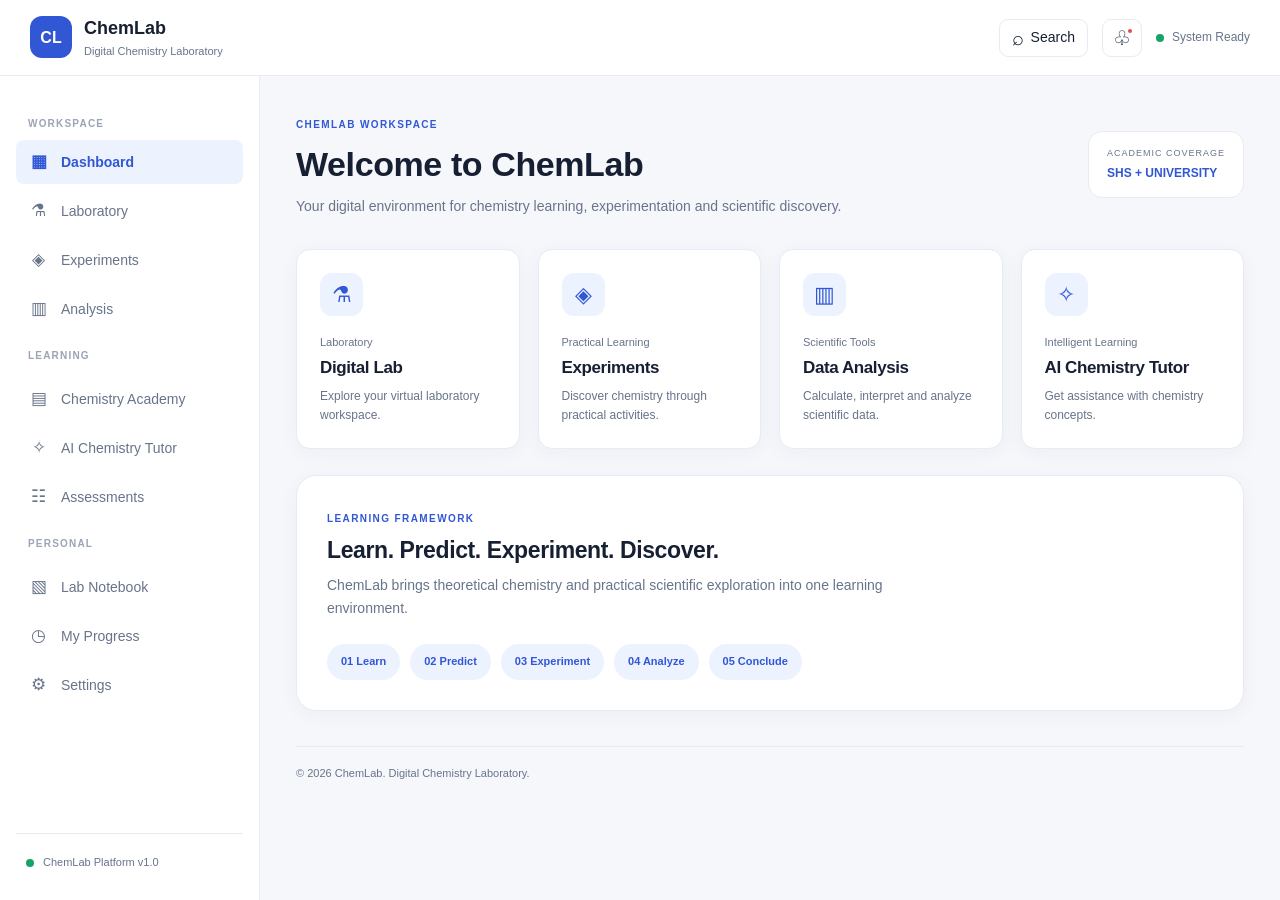
<file: index.html>
<!DOCTYPE html>
<html lang="en">
<head>
  <meta charset="UTF-8">
  <meta name="viewport" content="width=device-width, initial-scale=1.0">

  <meta name="theme-color" content="#ffffff">
  <meta name="description" content="ChemLab is a professional digital chemistry laboratory and learning platform for advanced secondary and university students.">

  <title>ChemLab | Digital Chemistry Laboratory</title>

  <link rel="stylesheet" href="css/core.css">
  <link rel="stylesheet" href="css/layout.css">
  <link rel="stylesheet" href="css/components.css">
  <link rel="stylesheet" href="css/responsive.css">
  <link rel="stylesheet" href="css/laboratory.css">
</head>

<body>

  <div id="app">
    <header class="topbar">

      <a href="#dashboard" class="brand">
        <span class="brand-mark">CL</span>
        <span>
          <strong>ChemLab</strong>
          <small>Digital Chemistry Laboratory</small>
        </span>
      </a>

      <div class="topbar-actions">

        <button
          class="header-action"
          id="search-toggle"
          type="button"
          aria-label="Open search"
          title="Search ChemLab"
        >
          <span>⌕</span>
          <span class="action-label">Search</span>
        </button>

        <button
          class="header-action notification-toggle"
          id="notification-toggle"
          type="button"
          aria-label="Open notifications"
          aria-expanded="false"
        >
          <span>♧</span>
          <span class="notification-indicator" id="notification-indicator"></span>
        </button>

        <span class="system-status">
          <span class="status-dot"></span>
          System Ready
        </span>

      </div>
    </header>

    <div class="app-layout">

      <aside class="sidebar">
        <div class="sidebar-heading">WORKSPACE</div>

        <nav class="main-navigation">

          <a href="#dashboard" class="nav-item active">
            <span>▦</span> Dashboard
          </a>

          <a href="#laboratory" class="nav-item">
            <span>⚗</span> Laboratory
          </a>

          <a href="#experiments" class="nav-item">
            <span>◈</span> Experiments
          </a>

          <a href="#analysis" class="nav-item">
            <span>▥</span> Analysis
          </a>

          <div class="sidebar-heading">LEARNING</div>

          <a href="#academy" class="nav-item">
            <span>▤</span> Chemistry Academy
          </a>

          <a href="#tutor" class="nav-item">
            <span>✧</span> AI Chemistry Tutor
          </a>

          <a href="#assessments" class="nav-item">
            <span>☷</span> Assessments
          </a>

          <div class="sidebar-heading">PERSONAL</div>

          <a href="#notebook" class="nav-item">
            <span>▧</span> Lab Notebook
          </a>

          <a href="#progress" class="nav-item">
            <span>◷</span> My Progress
          </a>

          <a href="#settings" class="nav-item">
            <span>⚙</span> Settings
          </a>

        </nav>

        <div class="sidebar-footer">
          <span class="footer-indicator"></span>
          ChemLab Platform v1.0
        </div>
      </aside>

      <main class="main-content" id="main-content">

        <section class="welcome-section">
          <div>
            <span class="eyebrow">CHEMLAB WORKSPACE</span>
            <h1>Welcome to ChemLab</h1>
            <p>
              Your digital environment for chemistry learning,
              experimentation and scientific discovery.
            </p>
          </div>

          <div class="academic-badge">
            <span>ACADEMIC COVERAGE</span>
            <strong>SHS + UNIVERSITY</strong>
          </div>
        </section>

        <section class="overview-grid">

          <article class="overview-card">
            <span class="card-icon">⚗</span>
            <span class="card-label">Laboratory</span>
            <h2>Digital Lab</h2>
            <p>Explore your virtual laboratory workspace.</p>
          </article>

          <article class="overview-card">
            <span class="card-icon">◈</span>
            <span class="card-label">Practical Learning</span>
            <h2>Experiments</h2>
            <p>Discover chemistry through practical activities.</p>
          </article>

          <article class="overview-card">
            <span class="card-icon">▥</span>
            <span class="card-label">Scientific Tools</span>
            <h2>Data Analysis</h2>
            <p>Calculate, interpret and analyze scientific data.</p>
          </article>

          <article class="overview-card">
            <span class="card-icon">✧</span>
            <span class="card-label">Intelligent Learning</span>
            <h2>AI Chemistry Tutor</h2>
            <p>Get assistance with chemistry concepts.</p>
          </article>

        </section>

        <section class="foundation-panel">
          <div>
            <span class="eyebrow">LEARNING FRAMEWORK</span>
            <h2>Learn. Predict. Experiment. Discover.</h2>
            <p>
              ChemLab brings theoretical chemistry and practical
              scientific exploration into one learning environment.
            </p>
          </div>

          <div class="learning-steps">
            <span>01 Learn</span>
            <span>02 Predict</span>
            <span>03 Experiment</span>
            <span>04 Analyze</span>
            <span>05 Conclude</span>
          </div>
        </section>

        <footer class="app-footer">
          © <span id="current-year"></span> ChemLab.
          Digital Chemistry Laboratory.
        </footer>

      </main>
    </div>
  </div>

  <!-- GLOBAL SEARCH -->
  <div
    class="overlay"
    id="search-overlay"
    aria-hidden="true"
  >
    <section
      class="search-dialog"
      role="dialog"
      aria-modal="true"
      aria-labelledby="search-heading"
    >
      <div class="dialog-heading">
        <h2 id="search-heading">Search ChemLab</h2>
        <button class="icon-button" type="button" data-close-overlay="search-overlay" aria-label="Close search">×</button>
      </div>

      <input
        type="search"
        id="global-search-input"
        class="input-field"
        placeholder="Search pages and chemistry topics..."
        autocomplete="off"
      >

      <div id="search-results" class="search-results" aria-live="polite">
        <p>Start typing to search ChemLab.</p>
      </div>
    </section>
  </div>

  <!-- NOTIFICATIONS -->
  <div
    class="notification-panel"
    id="notification-panel"
    aria-hidden="true"
  >
    <div class="dialog-heading">
      <h2>Notifications</h2>
      <button class="icon-button" type="button" data-close-notifications aria-label="Close notifications">×</button>
    </div>

    <div id="notification-list" class="notification-list">
      <p class="empty-state">No new notifications.</p>
    </div>

    <button
      type="button"
      class="secondary-button"
      id="mark-all-read"
    >
      Mark all as read
    </button>
  </div>

  <!-- REUSABLE MODAL -->
  <div
    class="overlay"
    id="modal-overlay"
    aria-hidden="true"
  >
    <section
      class="modal-dialog"
      role="dialog"
      aria-modal="true"
      aria-labelledby="modal-title"
    >
      <div class="dialog-heading">
        <h2 id="modal-title">ChemLab</h2>
        <button class="icon-button" type="button" data-close-modal aria-label="Close modal">×</button>
      </div>

      <div id="modal-body"></div>

      <div class="modal-actions" id="modal-actions"></div>
    </section>
  </div>

<script src="js/core.js"></script>
<script src="js/router.js"></script>
<script src="js/laboratory.js"></script>
<script src="js/app.js"></script>

</body>
</html>
</file>
<file: css/core.css>
:root {
  --primary: #3157d5;
  --primary-dark: #2445b5;
  --accent: #6c63ff;

  --background: #f5f7fb;
  --surface: #ffffff;
  --surface-soft: #f8faff;

  --text: #172033;
  --text-secondary: #68748a;
  --border: #e7ebf2;

  --success: #16a36a;
  --danger: #e05252;

  --sidebar-width: 260px;
  --topbar-height: 76px;

  --radius-sm: 8px;
  --radius-md: 14px;
  --radius-lg: 20px;

  --shadow:
    0 4px 20px rgba(31, 47, 85, 0.045);
}

* {
  box-sizing: border-box;
  margin: 0;
  padding: 0;
}

html {
  scroll-behavior: smooth;
}

body {
  min-width: 320px;
  background: var(--background);
  color: var(--text);
  font-family: Inter, -apple-system, BlinkMacSystemFont,
    "Segoe UI", sans-serif;
  font-size: 14px;
  line-height: 1.6;
}

a {
  color: inherit;
  text-decoration: none;
}

button,
input,
textarea,
select {
  font: inherit;
}

button {
  cursor: pointer;
}

img {
  display: block;
  max-width: 100%;
}

h1, h2, h3, h4 {
  line-height: 1.3;
  letter-spacing: -0.4px;
}

::selection {
  background: #dce5ff;
  color: var(--primary-dark);
}
</file>
<file: css/layout.css>
#app {
  min-height: 100vh;
}

.topbar {
  height: var(--topbar-height);
  background: var(--surface);
  border-bottom: 1px solid var(--border);
  display: flex;
  align-items: center;
  justify-content: space-between;
  padding: 0 30px;
  position: sticky;
  top: 0;
  z-index: 20;
}

.brand {
  display: flex;
  align-items: center;
  gap: 12px;
}

.brand-mark {
  width: 42px;
  height: 42px;
  display: grid;
  place-items: center;
  background: var(--primary);
  color: white;
  font-weight: 800;
  font-size: 16px;
  border-radius: 12px;
}

.brand strong,
.brand small {
  display: block;
}

.brand strong {
  font-size: 18px;
}

.brand small {
  color: var(--text-secondary);
  font-size: 11px;
}

.topbar-actions {
  display: flex;
  align-items: center;
}

.system-status {
  color: var(--text-secondary);
  display: flex;
  align-items: center;
  gap: 8px;
  font-size: 12px;
}

.status-dot,
.footer-indicator {
  width: 8px;
  height: 8px;
  border-radius: 50%;
  background: var(--success);
}

.app-layout {
  display: flex;
  min-height: calc(100vh - var(--topbar-height));
}

.sidebar {
  width: var(--sidebar-width);
  background: var(--surface);
  border-right: 1px solid var(--border);
  padding: 28px 16px;
  display: flex;
  flex-direction: column;
  flex-shrink: 0;
}

.sidebar-heading {
  color: #9aa4b5;
  font-size: 10px;
  font-weight: 800;
  letter-spacing: 1.2px;
  padding: 12px 12px 8px;
}

.main-navigation {
  display: flex;
  flex-direction: column;
  gap: 5px;
}

.nav-item {
  min-height: 44px;
  display: flex;
  align-items: center;
  gap: 13px;
  padding: 0 13px;
  border-radius: var(--radius-sm);
  color: var(--text-secondary);
  transition: 0.2s ease;
}

.nav-item span {
  width: 19px;
  text-align: center;
  font-size: 17px;
}

.nav-item:hover {
  background: var(--surface-soft);
  color: var(--primary);
}

.nav-item.active {
  background: #edf2ff;
  color: var(--primary);
  font-weight: 700;
}

.sidebar-footer {
  margin-top: auto;
  padding: 20px 10px 0;
  border-top: 1px solid var(--border);
  display: flex;
  align-items: center;
  gap: 9px;
  color: var(--text-secondary);
  font-size: 11px;
}

.main-content {
  flex: 1;
  min-width: 0;
  padding: 36px;
}

.welcome-section {
  display: flex;
  align-items: center;
  justify-content: space-between;
  gap: 24px;
  margin-bottom: 32px;
}

.eyebrow {
  color: var(--primary);
  font-size: 10px;
  font-weight: 800;
  letter-spacing: 1.4px;
}

.welcome-section h1 {
  font-size: clamp(25px, 3vw, 34px);
  margin: 8px 0;
}

.welcome-section p,
.foundation-panel p {
  color: var(--text-secondary);
  max-width: 580px;
}

.academic-badge {
  background: white;
  border: 1px solid var(--border);
  padding: 14px 18px;
  border-radius: var(--radius-md);
  white-space: nowrap;
}

.academic-badge span,
.academic-badge strong {
  display: block;
}

.academic-badge span {
  color: var(--text-secondary);
  font-size: 9px;
  letter-spacing: 1px;
}

.academic-badge strong {
  margin-top: 4px;
  color: var(--primary);
  font-size: 12px;
}

.overview-grid {
  display: grid;
  grid-template-columns: repeat(4, minmax(0, 1fr));
  gap: 18px;
}

.overview-card {
  background: var(--surface);
  border: 1px solid var(--border);
  border-radius: var(--radius-md);
  padding: 23px;
  box-shadow: var(--shadow);
}

.card-icon {
  width: 43px;
  height: 43px;
  display: grid;
  place-items: center;
  background: #edf2ff;
  color: var(--primary);
  border-radius: 12px;
  font-size: 22px;
  margin-bottom: 18px;
}

.card-label {
  display: block;
  color: var(--text-secondary);
  font-size: 11px;
}

.overview-card h2 {
  font-size: 17px;
  margin: 5px 0 8px;
}

.overview-card p {
  color: var(--text-secondary);
  font-size: 12px;
}

.foundation-panel {
  margin-top: 26px;
  padding: 30px;
  background: white;
  border: 1px solid var(--border);
  border-radius: var(--radius-lg);
  box-shadow: var(--shadow);
}

.foundation-panel h2 {
  margin: 8px 0;
  font-size: 23px;
}

.learning-steps {
  display: flex;
  flex-wrap: wrap;
  gap: 10px;
  margin-top: 25px;
}

.learning-steps span {
  padding: 9px 14px;
  border-radius: 30px;
  background: #edf2ff;
  color: var(--primary);
  font-size: 11px;
  font-weight: 700;
}

.app-footer {
  margin-top: 35px;
  padding: 18px 0;
  border-top: 1px solid var(--border);
  color: var(--text-secondary);
  font-size: 11px;
}
</file>
<file: css/components.css>
/* Shared ChemLab component styles */
.panel {
  background: var(--surface);
  border: 1px solid var(--border);
  border-radius: var(--radius-md);
  padding: 22px;
  box-shadow: var(--shadow);
}

.primary-button {
  border: 0;
  border-radius: var(--radius-sm);
  padding: 11px 18px;
  background: var(--primary);
  color: white;
  font-weight: 700;
}

.primary-button:hover {
  background: var(--primary-dark);
}

.secondary-button {
  border: 1px solid var(--border);
  border-radius: var(--radius-sm);
  padding: 11px 18px;
  background: white;
  color: var(--text);
  font-weight: 600;
}

.input-field {
  width: 100%;
  padding: 12px 14px;
  border: 1px solid var(--border);
  border-radius: var(--radius-sm);
  outline: none;
  background: white;
}

.input-field:focus {
  border-color: var(--primary);
  box-shadow: 0 0 0 3px rgba(49, 87, 213, 0.1);
}

/* ========================================
   CHEMLAB STAGE 03
   SEARCH, NOTIFICATIONS AND MODALS
======================================== */

/* Header action buttons */

.topbar-actions {
  display: flex;
  align-items: center;
  gap: 14px;
}

.header-action {
  position: relative;
  display: inline-flex;
  align-items: center;
  justify-content: center;
  gap: 7px;
  min-height: 38px;
  padding: 0 12px;
  border: 1px solid var(--border);
  border-radius: 9px;
  background: var(--surface);
  color: var(--text);
  font-size: 14px;
  cursor: pointer;
  transition: 0.2s ease;
}

.header-action:hover {
  background: var(--background);
  border-color: var(--primary);
}

.header-action > span:first-child {
  font-size: 20px;
}

.notification-toggle {
  width: 40px;
  padding: 0;
}

.notification-indicator {
  position: absolute;
  top: 7px;
  right: 7px;
  width: 8px;
  height: 8px;
  background: #e5484d;
  border: 2px solid white;
  border-radius: 50%;
}

/* General overlays */

.overlay {
  position: fixed;
  inset: 0;
  z-index: 1000;
  display: none;
  align-items: flex-start;
  justify-content: center;
  padding: 12vh 18px 24px;
  background: rgba(15, 23, 42, 0.48);
  backdrop-filter: blur(4px);
}

.overlay.active {
  display: flex;
}

/* Dialog headings */

.dialog-heading {
  display: flex;
  align-items: center;
  justify-content: space-between;
  gap: 15px;
  margin-bottom: 18px;
}

.dialog-heading h2 {
  margin: 0;
  font-size: 19px;
  color: var(--text);
}

.icon-button {
  display: inline-flex;
  align-items: center;
  justify-content: center;
  width: 34px;
  height: 34px;
  border: none;
  border-radius: 8px;
  background: var(--background);
  color: var(--text);
  font-size: 23px;
  cursor: pointer;
}

.icon-button:hover {
  background: var(--border);
}

/* Search dialog */

.search-dialog {
  width: 100%;
  max-width: 580px;
  padding: 24px;
  border: 1px solid var(--border);
  border-radius: 15px;
  background: var(--surface);
  box-shadow: 0 20px 60px rgba(0, 0, 0, 0.15);
}

.search-dialog .input-field {
  width: 100%;
  min-height: 48px;
  margin-bottom: 15px;
}

.search-results {
  display: flex;
  flex-direction: column;
  gap: 8px;
  max-height: 340px;
  overflow-y: auto;
}

.search-results p {
  color: var(--text-muted);
  font-size: 13px;
}

.search-result {
  display: block;
  width: 100%;
  padding: 12px;
  border: 1px solid var(--border);
  border-radius: 9px;
  background: var(--surface);
  color: var(--text);
  text-align: left;
  cursor: pointer;
}

.search-result:hover {
  border-color: var(--primary);
  background: var(--background);
}

.search-result strong {
  display: block;
  margin-bottom: 4px;
}

.search-result small {
  color: var(--text-muted);
}

/* Notification panel */

.notification-panel {
  position: fixed;
  top: 76px;
  right: 20px;
  z-index: 1100;
  display: none;
  width: min(360px, calc(100vw - 30px));
  padding: 20px;
  border: 1px solid var(--border);
  border-radius: 13px;
  background: var(--surface);
  box-shadow: 0 15px 45px rgba(0, 0, 0, 0.13);
}

.notification-panel.active {
  display: block;
}

.notification-list {
  display: flex;
  flex-direction: column;
  gap: 10px;
  max-height: 300px;
  margin-bottom: 15px;
  overflow-y: auto;
}

.notification-item {
  padding: 12px;
  border: 1px solid var(--border);
  border-radius: 9px;
  background: var(--surface);
}

.notification-item.unread {
  border-left: 3px solid var(--primary);
  background: var(--background);
}

.notification-item strong {
  display: block;
  margin-bottom: 5px;
  font-size: 13px;
}

.notification-item p {
  margin: 0;
  color: var(--text-muted);
  font-size: 12px;
  line-height: 1.5;
}

.empty-state {
  padding: 15px 5px;
  color: var(--text-muted);
  text-align: center;
  font-size: 13px;
}

.notification-panel .secondary-button {
  width: 100%;
}

/* Reusable modal */

.modal-dialog {
  width: 100%;
  max-width: 460px;
  padding: 24px;
  border: 1px solid var(--border);
  border-radius: 15px;
  background: var(--surface);
  box-shadow: 0 20px 60px rgba(0, 0, 0, 0.15);
}

#modal-body {
  color: var(--text);
  font-size: 14px;
  line-height: 1.7;
}

.modal-actions {
  display: flex;
  justify-content: flex-end;
  flex-wrap: wrap;
  gap: 10px;
  margin-top: 22px;
}

/* Accessibility */

.header-action:focus-visible,
.icon-button:focus-visible,
.search-result:focus-visible {
  outline: 3px solid var(--primary);
  outline-offset: 3px;
}
</file>
<file: css/responsive.css>
@media (max-width: 1100px) {
  .overview-grid {
    grid-template-columns: repeat(2, minmax(0, 1fr));
  }

  .main-content {
    padding: 28px;
  }
}

@media (max-width: 800px) {
  :root {
    --topbar-height: 68px;
    --sidebar-width: 0px;
  }

  .sidebar {
    display: none;
  }

  .topbar {
    padding: 0 18px;
  }

  .main-content {
    padding: 25px 18px;
  }

  .welcome-section {
    align-items: flex-start;
    flex-direction: column;
  }
}

@media (max-width: 520px) {
  .overview-grid {
    grid-template-columns: 1fr;
  }

  .overview-card {
    padding: 19px;
  }

  .foundation-panel {
    padding: 22px;
  }

  .foundation-panel h2 {
    font-size: 20px;
  }

  .academic-badge {
    width: 100%;
  }

  .system-status {
    font-size: 10px;
  }
}

/* ChemLab SPA Mobile Navigation */

@media (max-width: 800px) {

  .app-layout {
    flex-direction: column;
  }

  .sidebar {
    display: block;
    width: 100%;
    padding: 10px 12px;
    border-right: none;
    border-bottom: 1px solid var(--border);
    overflow: hidden;
  }

  .sidebar-heading,
  .sidebar-footer {
    display: none;
  }

  .main-navigation {
    display: flex;
    flex-direction: row;
    gap: 6px;
    overflow-x: auto;
    scrollbar-width: thin;
    padding-bottom: 5px;
  }

  .nav-item {
    flex: 0 0 auto;
    white-space: nowrap;
    min-height: 40px;
    padding: 0 12px;
    font-size: 12px;
  }

  .main-content {
    width: 100%;
  }

  .route-info-grid {
    grid-template-columns: 1fr;
  }
}

@media (min-width: 801px) {

  .route-info-grid {
    display: grid;
    grid-template-columns: repeat(3, minmax(0, 1fr));
    gap: 18px;
    margin-top: 22px;
  }

}
</file>
<file: css/laboratory.css>
/* =========================================
   CHEMLAB STAGE 04.1
   DIGITAL LABORATORY WORKSPACE
========================================= */

.lab-workspace {
  display: flex;
  flex-direction: column;
  gap: 22px;
}

.lab-heading {
  display: flex;
  align-items: flex-start;
  justify-content: space-between;
  gap: 20px;
  flex-wrap: wrap;
}

.lab-heading h2 {
  margin: 5px 0;
  font-size: 25px;
}

.lab-heading p,
.lab-section-description {
  color: var(--text-secondary);
  font-size: 13px;
}

.lab-heading-actions {
  display: flex;
  gap: 9px;
  flex-wrap: wrap;
}

.lab-status {
  display: inline-flex;
  align-items: center;
  gap: 7px;
  color: var(--success);
  font-size: 11px;
  font-weight: 700;
}

.lab-status::before {
  content: "";
  width: 8px;
  height: 8px;
  border-radius: 50%;
  background: var(--success);
}

.lab-summary {
  display: grid;
  grid-template-columns: repeat(3, minmax(0, 1fr));
  gap: 15px;
}

.lab-summary-card {
  padding: 18px;
  background: var(--surface);
  border: 1px solid var(--border);
  border-radius: var(--radius-md);
}

.lab-summary-card span {
  display: block;
  color: var(--text-secondary);
  font-size: 11px;
}

.lab-summary-card strong {
  display: block;
  margin-top: 5px;
  font-size: 23px;
}

.lab-main-grid {
  display: grid;
  grid-template-columns: minmax(0, 1.5fr) minmax(270px, 0.85fr);
  gap: 20px;
  align-items: start;
}

.lab-panel {
  min-width: 0;
  padding: 22px;
  background: var(--surface);
  border: 1px solid var(--border);
  border-radius: var(--radius-md);
  box-shadow: var(--shadow);
}

.lab-panel-header {
  display: flex;
  align-items: flex-start;
  justify-content: space-between;
  gap: 12px;
  margin-bottom: 18px;
}

.lab-panel-header h2 {
  font-size: 17px;
}

.lab-panel-header p {
  margin-top: 4px;
  color: var(--text-secondary);
  font-size: 11px;
}

.lab-bench {
  min-height: 220px;
  padding: 18px;
  border: 1px dashed #cbd5e5;
  border-radius: 12px;
  background:
    linear-gradient(rgba(49, 87, 213, 0.025), rgba(49, 87, 213, 0.025)),
    var(--surface-soft);
}

.lab-bench-empty {
  min-height: 180px;
  display: flex;
  flex-direction: column;
  align-items: center;
  justify-content: center;
  text-align: center;
  color: var(--text-secondary);
}

.lab-bench-empty strong {
  margin: 10px 0 4px;
  color: var(--text);
  font-size: 14px;
}

.lab-bench-empty p {
  max-width: 260px;
  font-size: 11px;
}

.lab-bench-icon {
  font-size: 35px;
}

.lab-bench-list {
  display: grid;
  grid-template-columns: repeat(2, minmax(0, 1fr));
  gap: 10px;
}

.lab-bench-item {
  display: flex;
  align-items: center;
  justify-content: space-between;
  gap: 8px;
  padding: 12px;
  background: white;
  border: 1px solid var(--border);
  border-radius: 9px;
}

.lab-bench-item strong {
  display: block;
  font-size: 12px;
}

.lab-bench-item small {
  color: var(--text-secondary);
  font-size: 10px;
}

.lab-remove-button {
  width: 29px;
  height: 29px;
  flex-shrink: 0;
  border: 1px solid var(--border);
  border-radius: 7px;
  background: white;
  color: var(--danger);
  font-size: 17px;
}

.lab-remove-button:hover {
  background: #fff1f1;
}

.lab-catalog {
  margin-top: 22px;
}

.lab-catalog-toolbar {
  display: flex;
  align-items: center;
  justify-content: space-between;
  gap: 12px;
  flex-wrap: wrap;
  margin-bottom: 15px;
}

.lab-search {
  width: 100%;
  max-width: 260px;
  min-height: 40px;
  padding: 9px 12px;
  border: 1px solid var(--border);
  border-radius: 8px;
  background: white;
  color: var(--text);
  outline: none;
}

.lab-search:focus {
  border-color: var(--primary);
  box-shadow: 0 0 0 3px rgba(49, 87, 213, 0.1);
}

.lab-filters {
  display: flex;
  gap: 6px;
  flex-wrap: wrap;
}

.lab-filter {
  padding: 8px 11px;
  border: 1px solid var(--border);
  border-radius: 8px;
  background: white;
  color: var(--text-secondary);
  font-size: 11px;
  cursor: pointer;
}

.lab-filter.active {
  border-color: var(--primary);
  background: #edf2ff;
  color: var(--primary);
  font-weight: 700;
}

.lab-catalog-grid {
  display: grid;
  grid-template-columns: repeat(2, minmax(0, 1fr));
  gap: 11px;
}

.lab-catalog-card {
  min-width: 0;
  padding: 15px;
  border: 1px solid var(--border);
  border-radius: 11px;
  background: white;
  transition: border-color 0.2s ease, transform 0.2s ease;
}

.lab-catalog-card:hover {
  border-color: #b7c6f7;
  transform: translateY(-2px);
}

.lab-item-icon {
  width: 38px;
  height: 38px;
  display: grid;
  place-items: center;
  margin-bottom: 11px;
  border-radius: 10px;
  background: #edf2ff;
  font-size: 20px;
}

.lab-catalog-card h3 {
  font-size: 13px;
  margin-bottom: 3px;
}

.lab-catalog-card p {
  min-height: 32px;
  color: var(--text-secondary);
  font-size: 10px;
  line-height: 1.5;
}

.lab-item-type {
  display: inline-block;
  margin: 9px 0;
  color: var(--primary);
  font-size: 9px;
  font-weight: 800;
  text-transform: uppercase;
  letter-spacing: 0.5px;
}

.lab-add-button {
  width: 100%;
  min-height: 35px;
  border: 1px solid #d8e1ff;
  border-radius: 7px;
  background: #f3f6ff;
  color: var(--primary);
  font-size: 11px;
  font-weight: 700;
  cursor: pointer;
}

.lab-add-button:hover {
  background: #e8eeff;
}

.lab-empty-results {
  grid-column: 1 / -1;
  padding: 25px 10px;
  color: var(--text-secondary);
  text-align: center;
  font-size: 12px;
}

.lab-safety-note {
  padding: 15px 17px;
  border: 1px solid #f0dfb8;
  border-radius: 10px;
  background: #fffaf0;
  color: #76551b;
  font-size: 11px;
  line-height: 1.6;
}

.lab-safety-note strong {
  display: block;
  margin-bottom: 3px;
}

.lab-workspace .secondary-button,
.lab-workspace .primary-button {
  min-height: 39px;
}

@media (max-width: 1000px) {
  .lab-main-grid {
    grid-template-columns: 1fr;
  }
}

@media (max-width: 600px) {
  .lab-heading h2 {
    font-size: 21px;
  }

  .lab-summary {
    grid-template-columns: 1fr;
    gap: 10px;
  }

  .lab-summary-card {
    padding: 14px;
  }

  .lab-summary-card strong {
    font-size: 20px;
  }

  .lab-panel {
    padding: 16px;
  }

  .lab-bench-list,
  .lab-catalog-grid {
    grid-template-columns: 1fr;
  }

  .lab-catalog-toolbar {
    align-items: stretch;
  }

  .lab-search {
    max-width: none;
  }

  .lab-heading-actions {
    width: 100%;
  }

  .lab-heading-actions button {
    flex: 1;
  }
}

/* =====================================
   STAGE 04.3: ADVANCED BENCH CONTROLS
===================================== */

.lab-bench-category {
  margin-bottom: 24px;
}

.lab-bench-category h3 {
  margin: 0 0 14px;
  font-size: 15px;
  font-weight: 700;
  color: var(--text);
}

.lab-quantity-controls {
  display: flex;
  align-items: center;
  gap: 10px;
}

.lab-quantity-button {
  width: 32px;
  height: 32px;
  border: 1px solid var(--border);
  border-radius: 8px;
  background: var(--surface-soft);
  color: var(--primary);
  font-size: 20px;
  font-weight: 600;
  cursor: pointer;
  display: flex;
  align-items: center;
  justify-content: center;
}

.lab-quantity-button:hover {
  background: var(--primary);
  color: #ffffff;
}

.lab-quantity-value {
  min-width: 20px;
  text-align: center;
  font-weight: 700;
  color: var(--text);
}

@media (max-width: 520px) {
  .lab-bench-item {
    gap: 10px;
  }

  .lab-quantity-controls {
    gap: 6px;
  }
}

/* =====================================
   STAGE 04.4: RESOURCE DETAILS
===================================== */

.lab-details-button {
  width: 100%;
  padding: 10px 12px;
  margin-top: 10px;
  border: 1px solid var(--border);
  border-radius: 8px;
  background: var(--surface-soft);
  color: var(--primary);
  font-size: 13px;
  font-weight: 600;
  cursor: pointer;
  transition: background 0.2s ease, color 0.2s ease;
}

.lab-details-button:hover {
  background: var(--primary);
  color: #ffffff;
}

.lab-details-button:focus-visible,
.lab-add-button:focus-visible {
  outline: 3px solid rgba(49, 87, 213, 0.25);
  outline-offset: 2px;
}

/* =====================================
   STAGE 04.5: VIRTUAL LAB INTERACTION
===================================== */

.lab-preparation-panel {
  margin-top: 24px;
  padding: 20px;
  background: var(--surface-soft);
  border: 1px solid var(--border);
  border-radius: var(--radius-md);
}

.lab-preparation-panel label {
  display: block;
  margin: 16px 0 8px;
  font-size: 13px;
  font-weight: 600;
  color: var(--text);
}

.lab-activity-select {
  width: 100%;
  min-height: 44px;
  padding: 10px;
  border: 1px solid var(--border);
  border-radius: 8px;
  background: var(--surface);
  color: var(--text);
  font: inherit;
}

#lab-activity-description {
  margin: 12px 0 18px;
  color: var(--text-secondary);
  font-size: 13px;
  line-height: 1.6;
}

.lab-preparation-panel h3 {
  margin: 16px 0 12px;
  font-size: 14px;
  color: var(--text);
}

.lab-requirement-item {
  display: flex;
  align-items: center;
  justify-content: space-between;
  gap: 12px;
  padding: 12px;
  margin-bottom: 8px;
  border: 1px solid var(--border);
  border-radius: 8px;
  background: var(--surface);
  font-size: 13px;
}

.lab-requirement-ready {
  color: var(--success);
  font-weight: 700;
}

.lab-requirement-missing {
  color: var(--danger);
  font-weight: 700;
}

#lab-preparation-status {
  padding: 12px;
  margin-top: 14px;
  border-radius: 8px;
  font-size: 13px;
  line-height: 1.5;
}

.lab-preparation-complete {
  background: rgba(22, 163, 106, 0.09);
  color: var(--success);
}

.lab-preparation-incomplete {
  background: rgba(224, 82, 82, 0.08);
  color: var(--danger);
}

.lab-validate-button {
  width: 100%;
  margin-top: 14px;
}

.lab-bench-item .lab-details-button {
  max-width: 150px;
  margin-top: 8px;
}

@media (max-width: 520px) {

  .lab-preparation-panel {
    padding: 14px;
  }

  .lab-requirement-item {
    align-items: flex-start;
    flex-direction: column;
    gap: 6px;
  }

}
</file>
